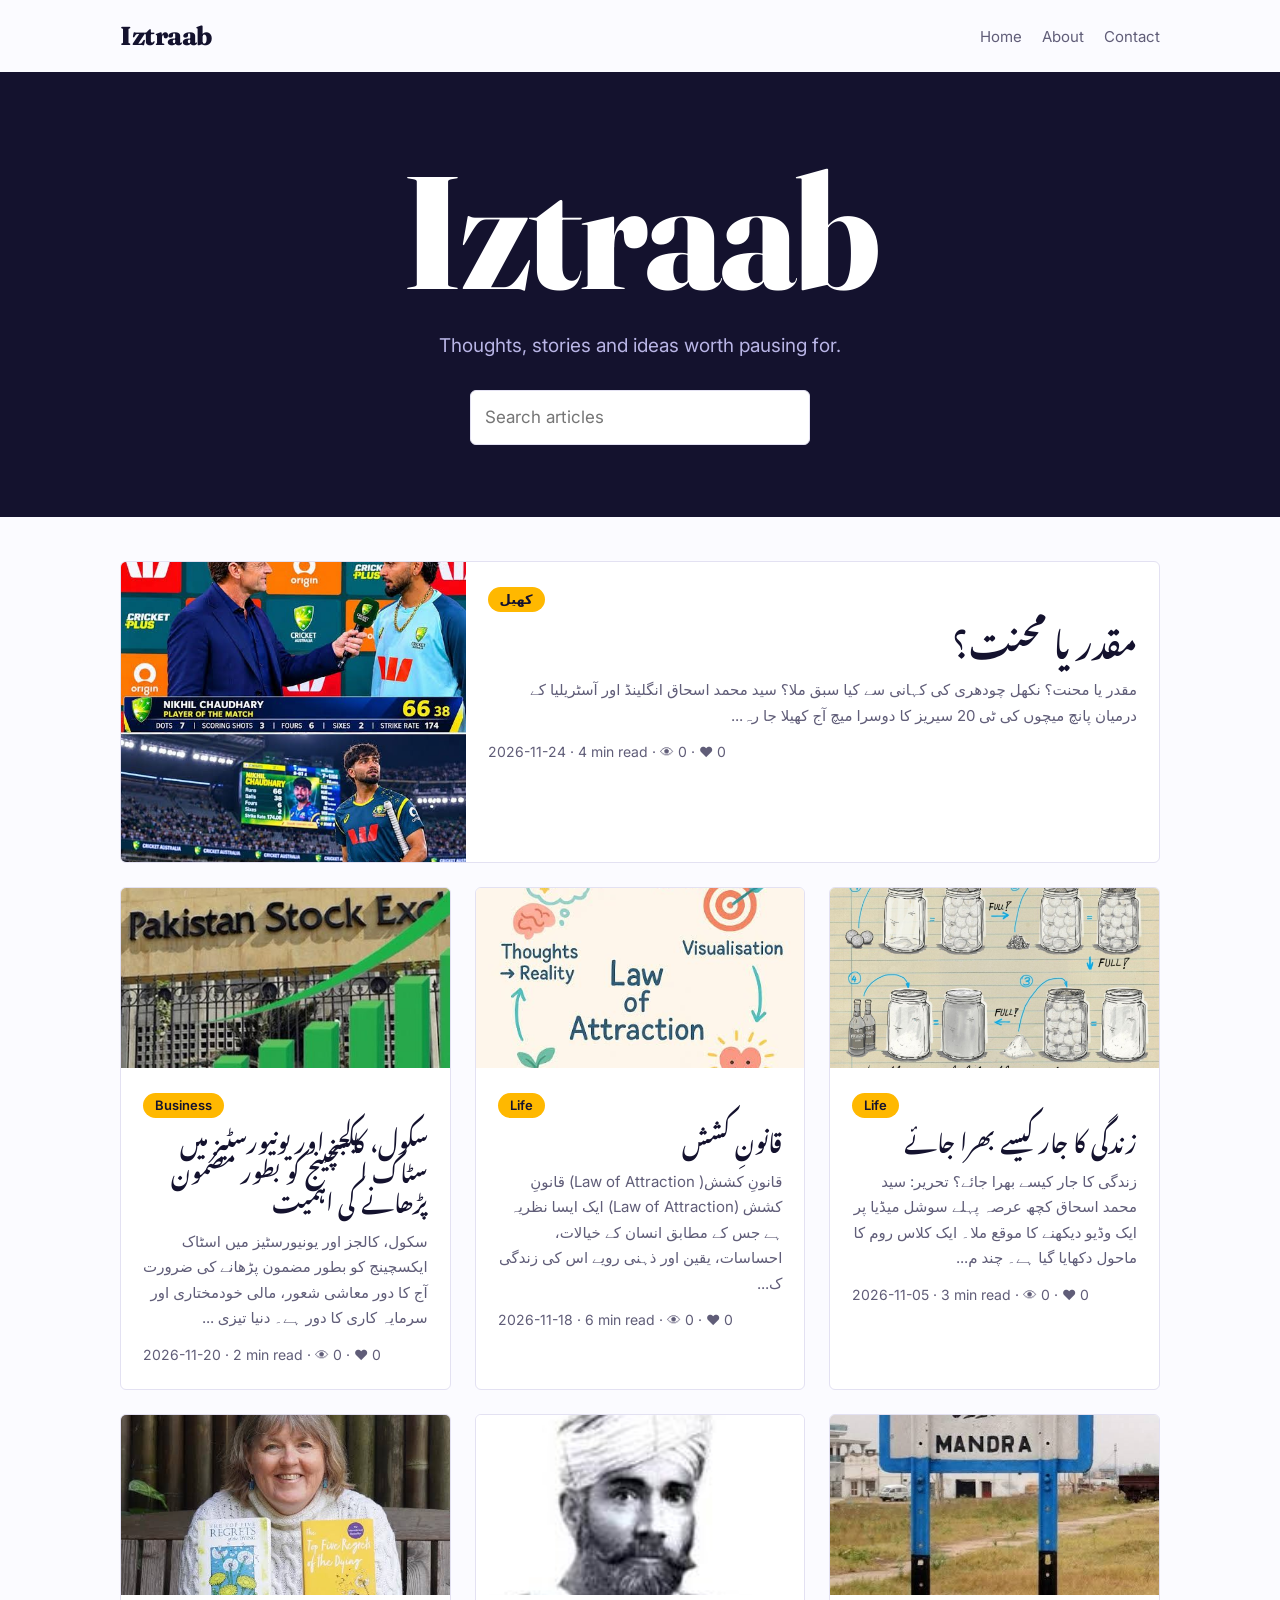
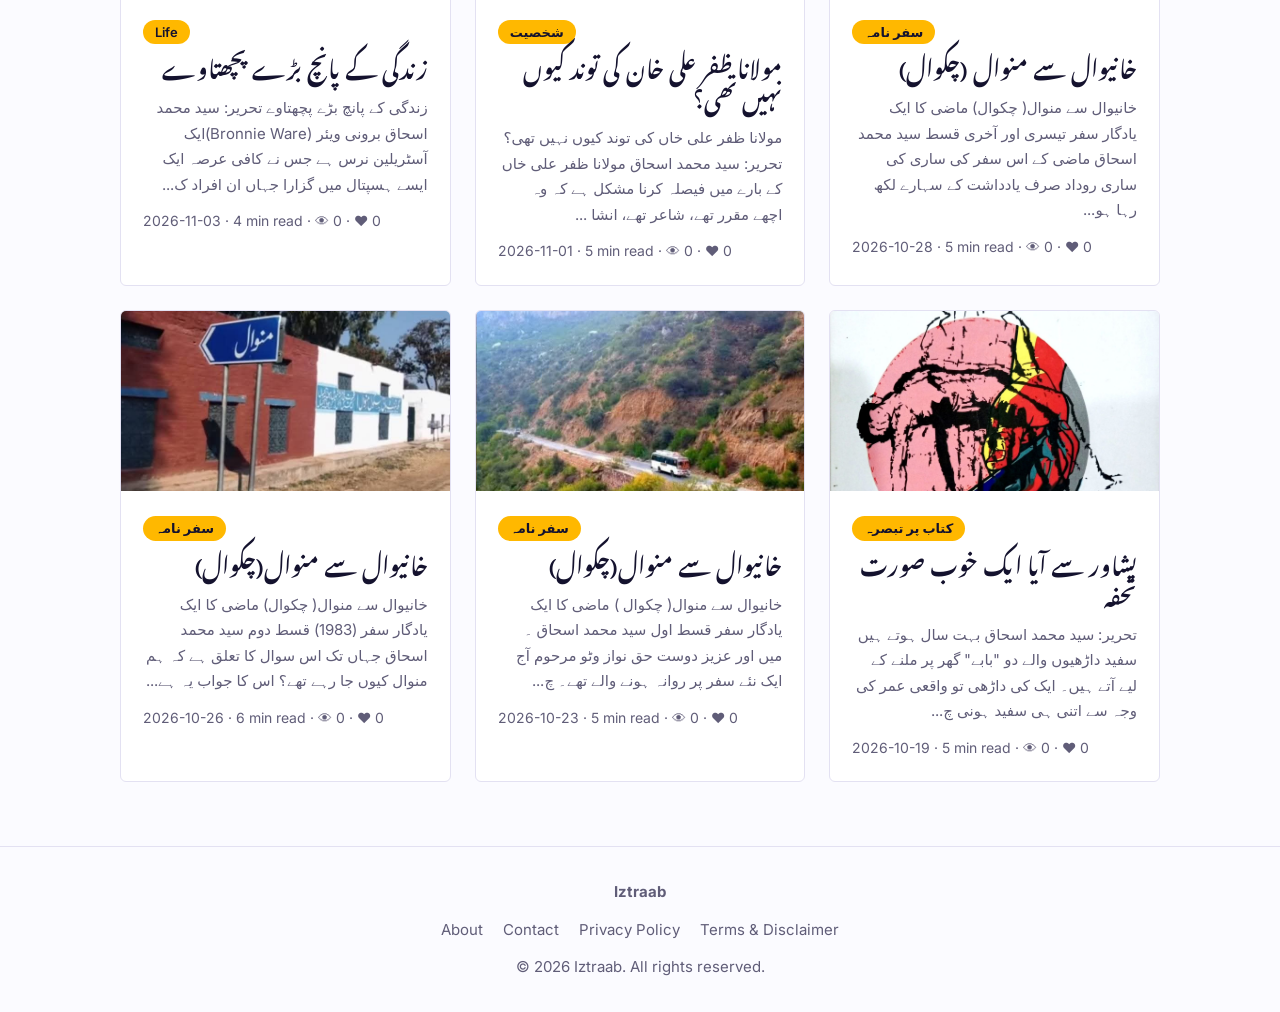
<file: index.html>
<!doctype html><html lang="en"><head><meta charset="utf-8"><meta name="viewport" content="width=device-width,initial-scale=1"><title>Iztraab | Thoughts, stories and ideas worth pausing for</title><meta name="description" content="Iztraab is a blog of honest, original writing: thoughts, stories and ideas worth pausing for."><link rel="stylesheet" href="style.css"></head>
<body data-page="home"><section class="hero" id="hero"><h1>Iztraab</h1><p>Thoughts, stories and ideas worth pausing for.</p><input id="q" placeholder="Search articles" aria-label="Search articles"></section><main class="w" id="list"></main><script src="site.js"></script></body></html>
</file>
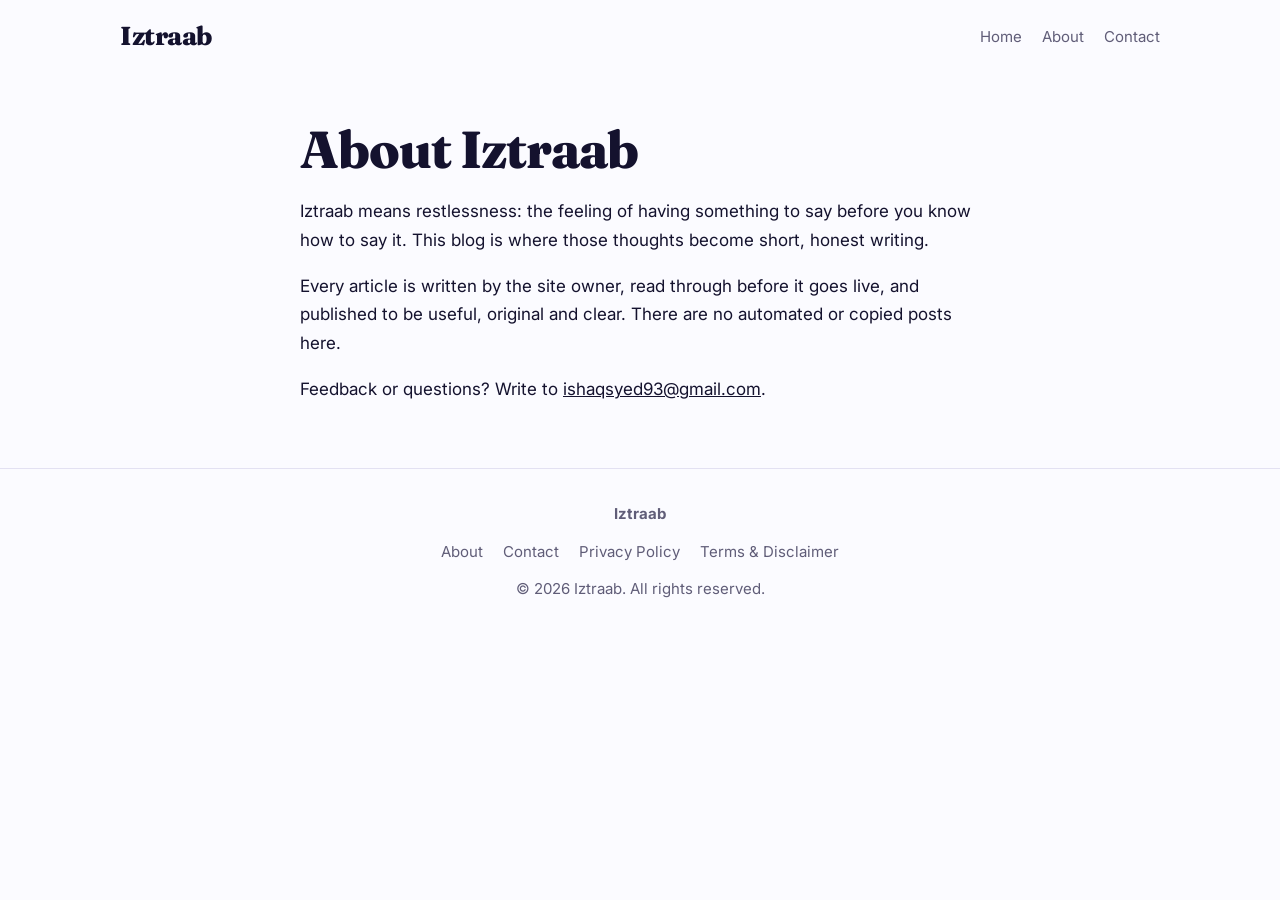
<file: about.html>
<!doctype html><html lang="en"><head><meta charset="utf-8"><meta name="viewport" content="width=device-width,initial-scale=1"><title>About Iztraab | Iztraab</title><meta name="description" content="About Iztraab - Iztraab"><link rel="stylesheet" href="style.css"></head>
<body data-page="static"><main class="art"><h1>About Iztraab</h1><p>Iztraab means restlessness: the feeling of having something to say before you know how to say it. This blog is where those thoughts become short, honest writing.</p><p>Every article is written by the site owner, read through before it goes live, and published to be useful, original and clear. There are no automated or copied posts here.</p><p>Feedback or questions? Write to <a href="mailto:ishaqsyed93@gmail.com">ishaqsyed93@gmail.com</a>.</p></main><script src="site.js"></script></body></html>
</file>
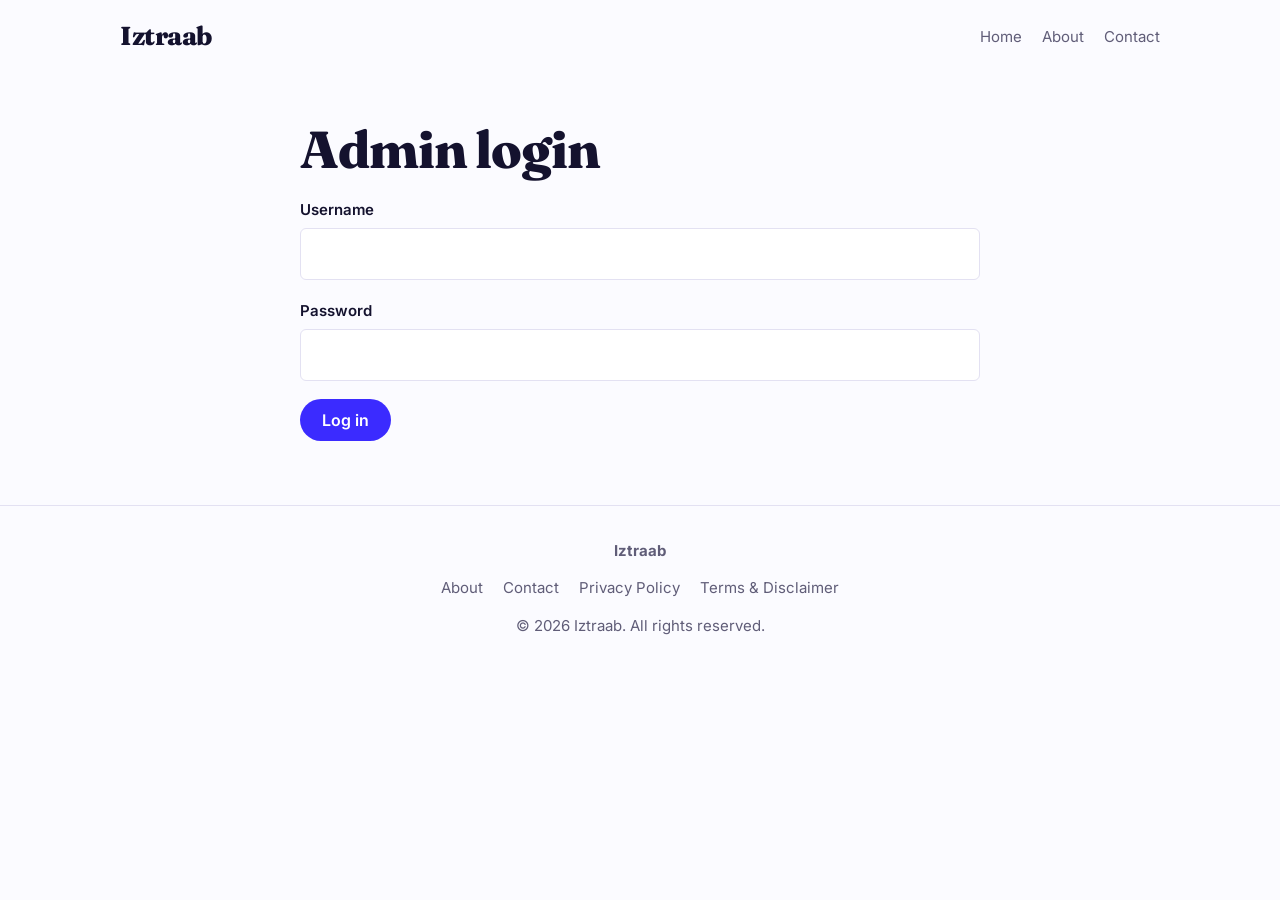
<file: admin.html>
<!doctype html><html lang="en"><head><meta charset="utf-8"><meta name="viewport" content="width=device-width,initial-scale=1"><meta name="robots" content="noindex"><title>Admin | Iztraab</title><link rel="stylesheet" href="style.css"></head>
<body data-page="admin"><main class="art" id="app"></main><script src="site.js"></script><script>
const HASH='b1087a7d560d5e6dd9462489a077015d7cc8bbe0755da7a051f09c9854ce07e9';
const sha=async s=>[...new Uint8Array(await crypto.subtle.digest('SHA-256',new TextEncoder().encode(s)))].map(b=>b.toString(16).padStart(2,'0')).join('');
let P=[],ver='',ed=null;const app=$('#app');
const cfg=()=>JSON.parse(localStorage.izcfg||'{}');
const api=f=>`https://api.github.com/repos/${cfg().repo}/contents/${f||'posts.json'}`;
const hd=()=>({Authorization:'Bearer '+cfg().token,Accept:'application/vnd.github+json','Content-Type':'application/json'});
async function gh(o,f){try{return await fetch(api(f),{headers:hd(),...o})}catch(e){throw new Error('Network problem: the browser could not reach api.github.com ('+e.message+'). Open https://api.github.com/zen in a new tab. If it does not load, switch off VPN or ad-blocker, or change your network.')}}
async function pull(){const r=await gh();if(!r.ok)throw new Error('GitHub error '+r.status+'. Check the repository name and token.');
  const j=await r.json();ver=j.sha;P=JSON.parse(new TextDecoder().decode(Uint8Array.from(atob(j.content.replace(/\n/g,'')),c=>c.charCodeAt(0))))}
async function push(msg){let s='';new TextEncoder().encode(JSON.stringify(P,null,1)).forEach(b=>s+=String.fromCharCode(b));
  const r=await gh({method:'PUT',body:JSON.stringify({message:msg,content:btoa(s),sha:ver})});
  if(!r.ok)throw new Error('Could not save ('+r.status+'). Check the token has Contents: Read and write access.')}
async function img(f){const b=await createImageBitmap(f),k=Math.min(1,1400/b.width),c=document.createElement('canvas');c.width=Math.round(b.width*k);c.height=Math.round(b.height*k);
  const g=c.getContext('2d');g.fillStyle='#fff';g.fillRect(0,0,c.width,c.height);g.drawImage(b,0,0,c.width,c.height);
  const n='images/'+Date.now().toString(36)+'.jpg',r=await gh({method:'PUT',body:JSON.stringify({message:'Add image',content:c.toDataURL('image/jpeg',.82).split(',')[1]})},n);
  if(!r.ok)throw new Error('Image upload failed ('+r.status+'). Check the token has Contents: Read and write access.');return n}
function login(m=''){app.innerHTML=`<h1>Admin login</h1><p class="er">${m}</p><form class="fm" id="lf"><label>Username<input id="u" autocomplete="username" required></label><label>Password<input id="pw" type="password" autocomplete="current-password" required></label><button class="btn">Log in</button></form>`;
  $('#lf').onsubmit=async e=>{e.preventDefault();if(await sha($('#u').value.trim()+':'+$('#pw').value)===HASH){sessionStorage.iz=1;panel()}else login('Wrong username or password.')}}
function setup(m=''){const c=cfg();app.innerHTML=`<h1>Connect GitHub</h1><p class="m">One-time setup on this device. Repository looks like <b>yourname/iztraab</b>. The token needs <b>Contents: Read and write</b> access to that repository only.</p><p class="er">${esc(m)}</p><form class="fm" id="sf"><label>Repository<input id="r" value="${esc(c.repo||'')}" required></label><label>Fine-grained access token<input id="tk" type="password" value="${esc(c.token||'')}" required></label><button class="btn">Save and continue</button></form>`;
  $('#sf').onsubmit=e=>{e.preventDefault();const r=$('#r').value.trim().replace(/^https?:\/\/github\.com\//,'').replace(/\.git$/,'').replace(/^\/+|\/+$/g,''),tk=$('#tk').value.trim();
    if(!/^[\w.-]+\/[\w.-]+$/.test(r))return setup('Repository must look like username/repository-name.');
    if(/[^\x21-\x7E]/.test(tk))return setup('The token has extra or invalid characters. Copy it again from GitHub.');
    localStorage.izcfg=JSON.stringify({repo:r,token:tk});panel()}}
async function panel(m=''){
  if(!cfg().repo)return setup();
  try{await pull()}catch(e){return setup(e.message)}
  const S=await stats(P);
  const x=ed||{id:'',title:'',cat:'',img:'',body:''};
  app.innerHTML=`<p><a class="btn s" href="#" id="lo">Log out</a> <a class="btn s" href="#" id="st">GitHub settings</a></p><h1>${ed?'Edit post':'New post'}</h1><p class="er">${esc(m)}</p>
<form class="fm" id="pf"><label>Title<input id="t" value="${esc(x.title)}" required></label><label>Category<input id="c" value="${esc(x.cat)}" placeholder="e.g. Life, Tech, Poetry"></label><label>Cover image (optional, from your phone or computer)<input id="i" type="file" accept="image/*"></label>${x.img?'<p class="m">Current image is kept unless you choose a new one.</p>':''}<label>Article<textarea id="b" rows="14" required>${esc(x.body)}</textarea></label>
<p class="m">Plain text works: leave a blank line for a new paragraph. You can also paste HTML. Urdu text displays right-to-left automatically.</p><button class="btn">Publish</button> ${ed?'<a class="btn s" href="#" id="cn">Cancel</a>':''}</form><h2>Your posts</h2>`+
  (P.length?P.map(p=>`<div class="row"><span dir="auto">${esc(p.title)}<br><small class="m">${p.date}${S[p.id]?` &middot; 👁 ${S[p.id].v} &middot; ♥ ${S[p.id].l}`:''}</small></span><span><a class="btn s" href="#" data-e="${p.id}">Edit</a> <a class="btn s" href="#" data-d="${p.id}">Delete</a></span></div>`).join(''):'<p class="e">No posts yet. Write your first one above.</p>');
  $('#lo').onclick=e=>{e.preventDefault();sessionStorage.removeItem('iz');login()};
  $('#st').onclick=e=>{e.preventDefault();setup()};
  if($('#cn'))$('#cn').onclick=e=>{e.preventDefault();ed=null;panel()};
  $('#pf').onsubmit=async e=>{e.preventDefault();
    const r={id:x.id||Date.now().toString(36),title:$('#t').value.trim(),cat:$('#c').value.trim()||'General',img:x.img||'',body:$('#b').value,date:x.date||new Date().toISOString().slice(0,10)};
    const k=P.findIndex(p=>p.id===r.id);k<0?P.unshift(r):P[k]=r;
    try{const f=$('#i').files[0];if(f){$('#pf button').textContent='Uploading...';r.img=await img(f)}await push('Publish: '+r.title);ed=null;panel('Published. It goes live on the site in about a minute.')}catch(er){panel(er.message)}};
  app.querySelectorAll('[data-e]').forEach(a=>a.onclick=e=>{e.preventDefault();ed=P.find(p=>p.id===a.dataset.e);panel()});
  app.querySelectorAll('[data-d]').forEach(a=>a.onclick=async e=>{e.preventDefault();if(!confirm('Delete this post?'))return;
    P=P.filter(p=>p.id!==a.dataset.d);try{await push('Delete post');panel('Deleted.')}catch(er){panel(er.message)}});
}
sessionStorage.iz?panel():login();
</script></body></html>
</file>
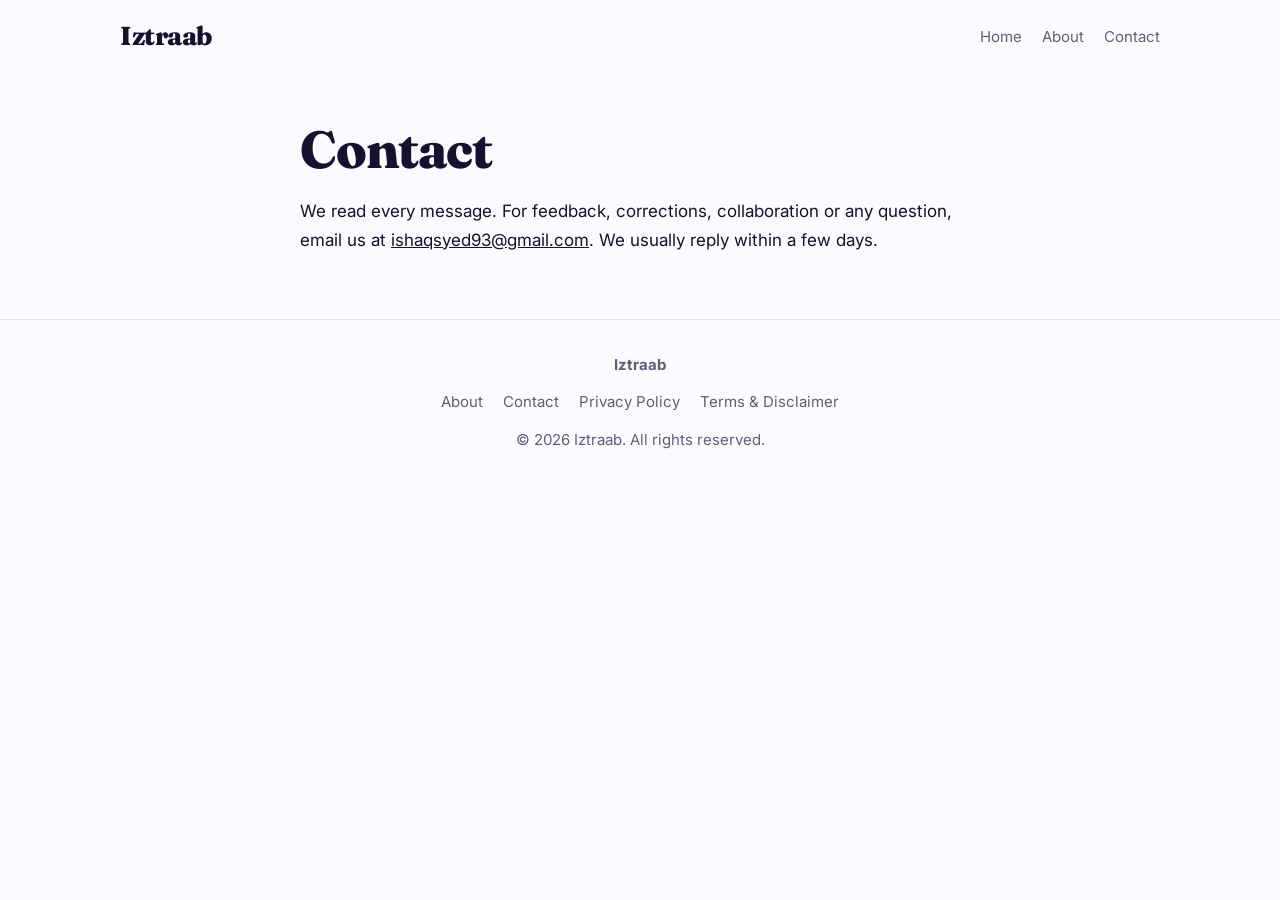
<file: contact.html>
<!doctype html><html lang="en"><head><meta charset="utf-8"><meta name="viewport" content="width=device-width,initial-scale=1"><title>Contact | Iztraab</title><meta name="description" content="Contact - Iztraab"><link rel="stylesheet" href="style.css"></head>
<body data-page="static"><main class="art"><h1>Contact</h1><p>We read every message. For feedback, corrections, collaboration or any question, email us at <a href="mailto:ishaqsyed93@gmail.com">ishaqsyed93@gmail.com</a>. We usually reply within a few days.</p></main><script src="site.js"></script></body></html>
</file>
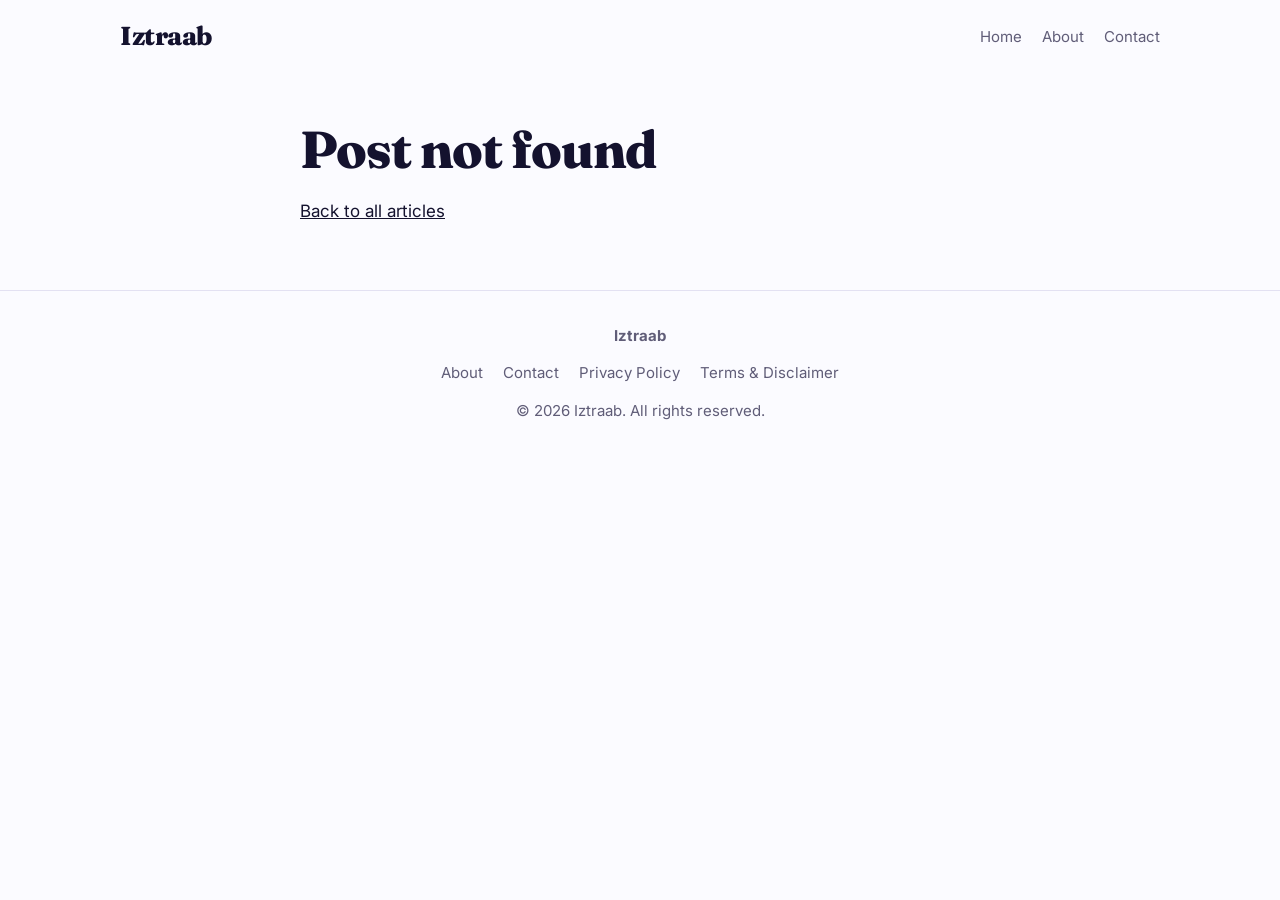
<file: post.html>
<!doctype html><html lang="en"><head><meta charset="utf-8"><meta name="viewport" content="width=device-width,initial-scale=1"><title>Article | Iztraab</title><meta name="description" content="Article on Iztraab"><link rel="stylesheet" href="style.css"></head>
<body data-page="post"><article class="art" id="art"></article><script src="site.js"></script></body></html>
</file>
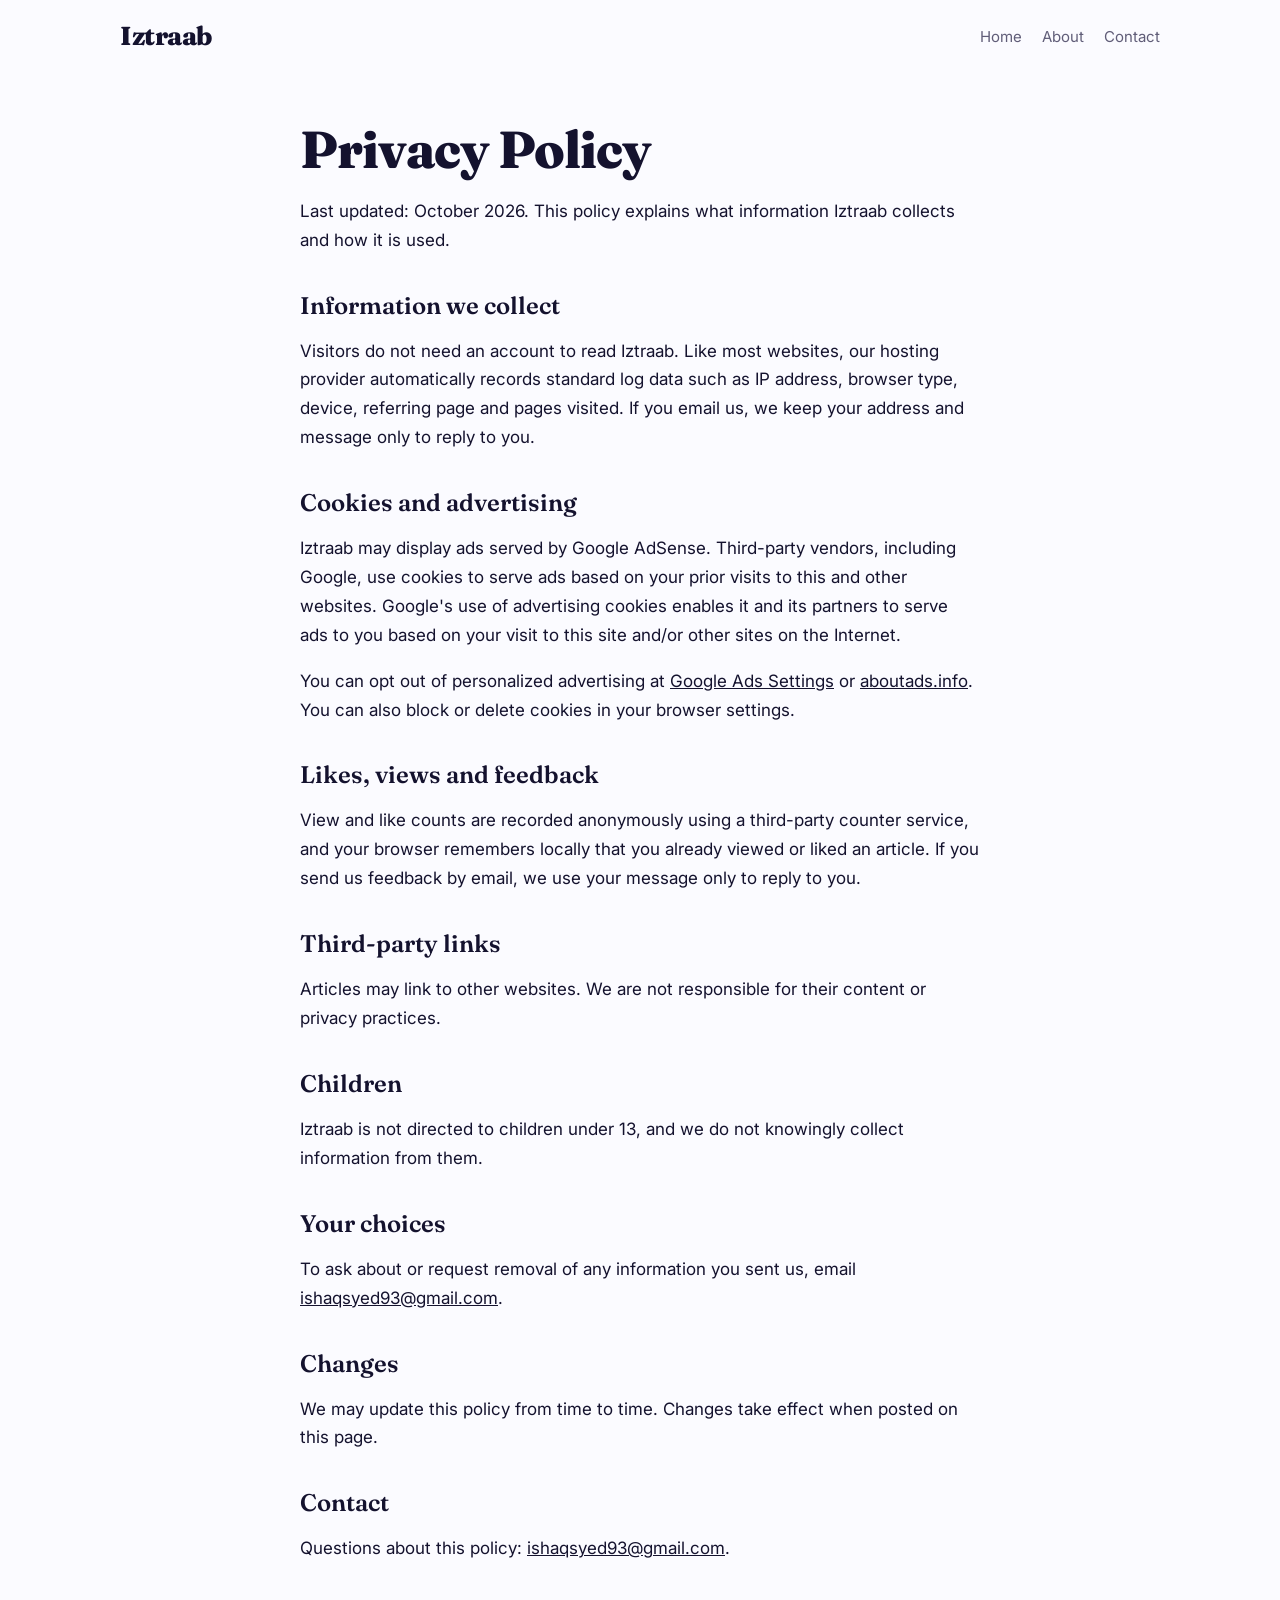
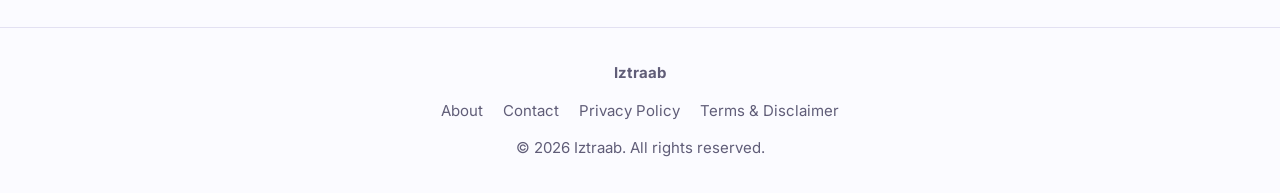
<file: privacy.html>
<!doctype html><html lang="en"><head><meta charset="utf-8"><meta name="viewport" content="width=device-width,initial-scale=1"><title>Privacy Policy | Iztraab</title><meta name="description" content="Privacy Policy - Iztraab"><link rel="stylesheet" href="style.css"></head>
<body data-page="static"><main class="art"><h1>Privacy Policy</h1><p>Last updated: October 2026. This policy explains what information Iztraab collects and how it is used.</p><h2>Information we collect</h2><p>Visitors do not need an account to read Iztraab. Like most websites, our hosting provider automatically records standard log data such as IP address, browser type, device, referring page and pages visited. If you email us, we keep your address and message only to reply to you.</p><h2>Cookies and advertising</h2><p>Iztraab may display ads served by Google AdSense. Third-party vendors, including Google, use cookies to serve ads based on your prior visits to this and other websites. Google's use of advertising cookies enables it and its partners to serve ads to you based on your visit to this site and/or other sites on the Internet.</p><p>You can opt out of personalized advertising at <a href="https://adssettings.google.com" rel="noopener">Google Ads Settings</a> or <a href="https://www.aboutads.info" rel="noopener">aboutads.info</a>. You can also block or delete cookies in your browser settings.</p><h2>Likes, views and feedback</h2><p>View and like counts are recorded anonymously using a third-party counter service, and your browser remembers locally that you already viewed or liked an article. If you send us feedback by email, we use your message only to reply to you.</p><h2>Third-party links</h2><p>Articles may link to other websites. We are not responsible for their content or privacy practices.</p><h2>Children</h2><p>Iztraab is not directed to children under 13, and we do not knowingly collect information from them.</p><h2>Your choices</h2><p>To ask about or request removal of any information you sent us, email <a href="mailto:ishaqsyed93@gmail.com">ishaqsyed93@gmail.com</a>.</p><h2>Changes</h2><p>We may update this policy from time to time. Changes take effect when posted on this page.</p><h2>Contact</h2><p>Questions about this policy: <a href="mailto:ishaqsyed93@gmail.com">ishaqsyed93@gmail.com</a>.</p></main><script src="site.js"></script></body></html>
</file>
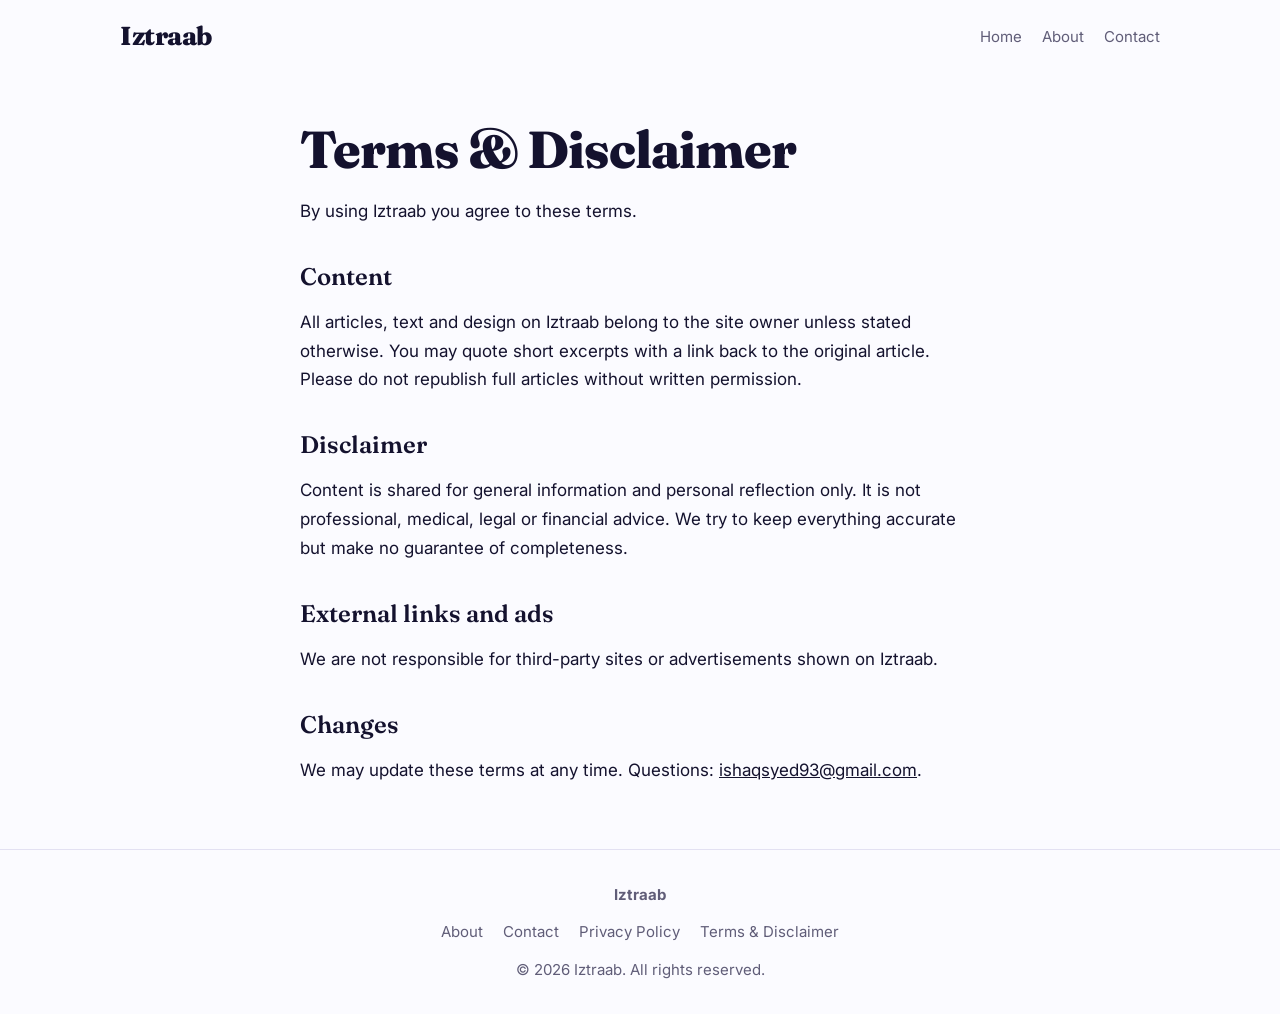
<file: terms.html>
<!doctype html><html lang="en"><head><meta charset="utf-8"><meta name="viewport" content="width=device-width,initial-scale=1"><title>Terms &amp; Disclaimer | Iztraab</title><meta name="description" content="Terms &amp; Disclaimer - Iztraab"><link rel="stylesheet" href="style.css"></head>
<body data-page="static"><main class="art"><h1>Terms &amp; Disclaimer</h1><p>By using Iztraab you agree to these terms.</p><h2>Content</h2><p>All articles, text and design on Iztraab belong to the site owner unless stated otherwise. You may quote short excerpts with a link back to the original article. Please do not republish full articles without written permission.</p><h2>Disclaimer</h2><p>Content is shared for general information and personal reflection only. It is not professional, medical, legal or financial advice. We try to keep everything accurate but make no guarantee of completeness.</p><h2>External links and ads</h2><p>We are not responsible for third-party sites or advertisements shown on Iztraab.</p><h2>Changes</h2><p>We may update these terms at any time. Questions: <a href="mailto:ishaqsyed93@gmail.com">ishaqsyed93@gmail.com</a>.</p></main><script src="site.js"></script></body></html>
</file>
<file: style.css>
@import url('https://fonts.googleapis.com/css2?family=Fraunces:wght@400;600;800&family=Inter:wght@400;600&family=Noto+Nastaliq+Urdu&display=swap');
:root{--bg:#fbfbff;--ink:#14122e;--mut:#605d78;--a:#3b2bff;--y:#ffb800;--ln:#e3e1f2;--card:#fff}
@media(prefers-color-scheme:dark){:root{--bg:#0e0d1f;--ink:#f1f0ff;--mut:#a09db8;--a:#8d84ff;--ln:#2a2848;--card:#16142c}}
*{box-sizing:border-box}body{margin:0;background:var(--bg);color:var(--ink);font:17px/1.7 Inter,system-ui,sans-serif}a{color:inherit}
:focus-visible{outline:3px solid var(--y);outline-offset:2px}
.bar{display:flex;justify-content:space-between;align-items:center;max-width:1080px;margin:auto;padding:20px}
.logo{font:800 26px Fraunces,serif;text-decoration:none;letter-spacing:-.5px}
.bar nav a,footer nav a{margin-left:20px;font-size:15px;color:var(--mut);text-decoration:none}
.bar nav a:hover,footer nav a:hover{color:var(--a)}
.hero{background:#14122e;color:#fff;text-align:center;padding:80px 20px 72px;overflow:hidden}
.hero h1{font:800 clamp(56px,14vw,160px)/1 Fraunces,serif;margin:0;letter-spacing:-3px}
.hero h1 span{display:inline-block;animation:sh .8s both}
@keyframes sh{20%{transform:translateY(-16px) rotate(-7deg)}40%{transform:translateY(7px) rotate(5deg)}60%{transform:translateY(-6px) rotate(-3deg)}80%{transform:translateY(2px)}}
@media(prefers-reduced-motion:reduce){.hero h1 span{animation:none}}
.hero p{color:#b9b5e6;font-size:19px;margin:18px 0 28px}
input,textarea{font:inherit;padding:12px 14px;border:1px solid var(--ln);border-radius:6px;background:var(--card);color:var(--ink)}
.hero input{width:min(340px,100%)}
.btn{background:var(--a);color:#fff;border:0;padding:11px 22px;border-radius:99px;cursor:pointer;text-decoration:none;display:inline-block;font:600 16px Inter,sans-serif}
.btn.s{background:none;color:var(--a);border:1px solid var(--ln)}
.w{max-width:1080px;margin:auto;padding:0 20px}
.g{display:grid;grid-template-columns:repeat(auto-fill,minmax(300px,1fr));gap:24px;margin:44px 0}
.c{background:var(--card);border:1px solid var(--ln);border-radius:6px;overflow:hidden;text-decoration:none;display:flex;flex-direction:column;transition:border-color .2s}
.c:hover{border-color:var(--a)}
.im{height:180px;background:linear-gradient(135deg,hsl(var(--h) 80% 55%),hsl(calc(var(--h) + 60) 90% 62%)) center/cover}
.f{grid-column:1/-1;flex-direction:row}.f .im{width:52%;height:auto;min-height:300px}.f h2{font-size:34px!important}
@media(max-width:700px){.f{flex-direction:column}.f .im{width:100%;min-height:190px}}
.b{padding:22px}.c h2{font:600 23px/1.3 Fraunces,'Noto Nastaliq Urdu',serif;margin:12px 0 8px}.c p{color:var(--mut);margin:0;font-size:15px}
.pill{display:inline-block;background:var(--y);color:#14122e;font-size:13px;font-weight:600;padding:2px 12px;border-radius:99px;line-height:1.6}
.m{color:var(--mut);font-size:14px;margin-top:12px}
.art{max-width:720px;margin:48px auto;padding:0 20px;display:block}
.art h1{font:800 clamp(34px,6vw,52px)/1.15 Fraunces,'Noto Nastaliq Urdu',serif;letter-spacing:-1px;margin:14px 0 8px}
.art h2{font:600 24px Fraunces,serif;margin:36px 0 4px}
.t{font:400 19px/1.9 Fraunces,'Noto Nastaliq Urdu',serif}.t[dir=rtl]{line-height:2.4}.art img{max-width:100%;border-radius:6px;margin:16px 0}
.fm label{display:block;font-weight:600;font-size:15px}.fm input,.fm textarea{width:100%;margin:6px 0 18px}
.row{display:flex;justify-content:space-between;align-items:center;gap:12px;padding:14px 0;border-bottom:1px solid var(--ln)}
.er{color:#d6204a;font-weight:600}.e{text-align:center;color:var(--mut);padding:60px 0}
footer{border-top:1px solid var(--ln);margin-top:64px;padding:32px 20px;text-align:center;color:var(--mut);font-size:15px}
footer nav{margin:12px 0}footer nav a:first-child{margin-left:0}
</file>
